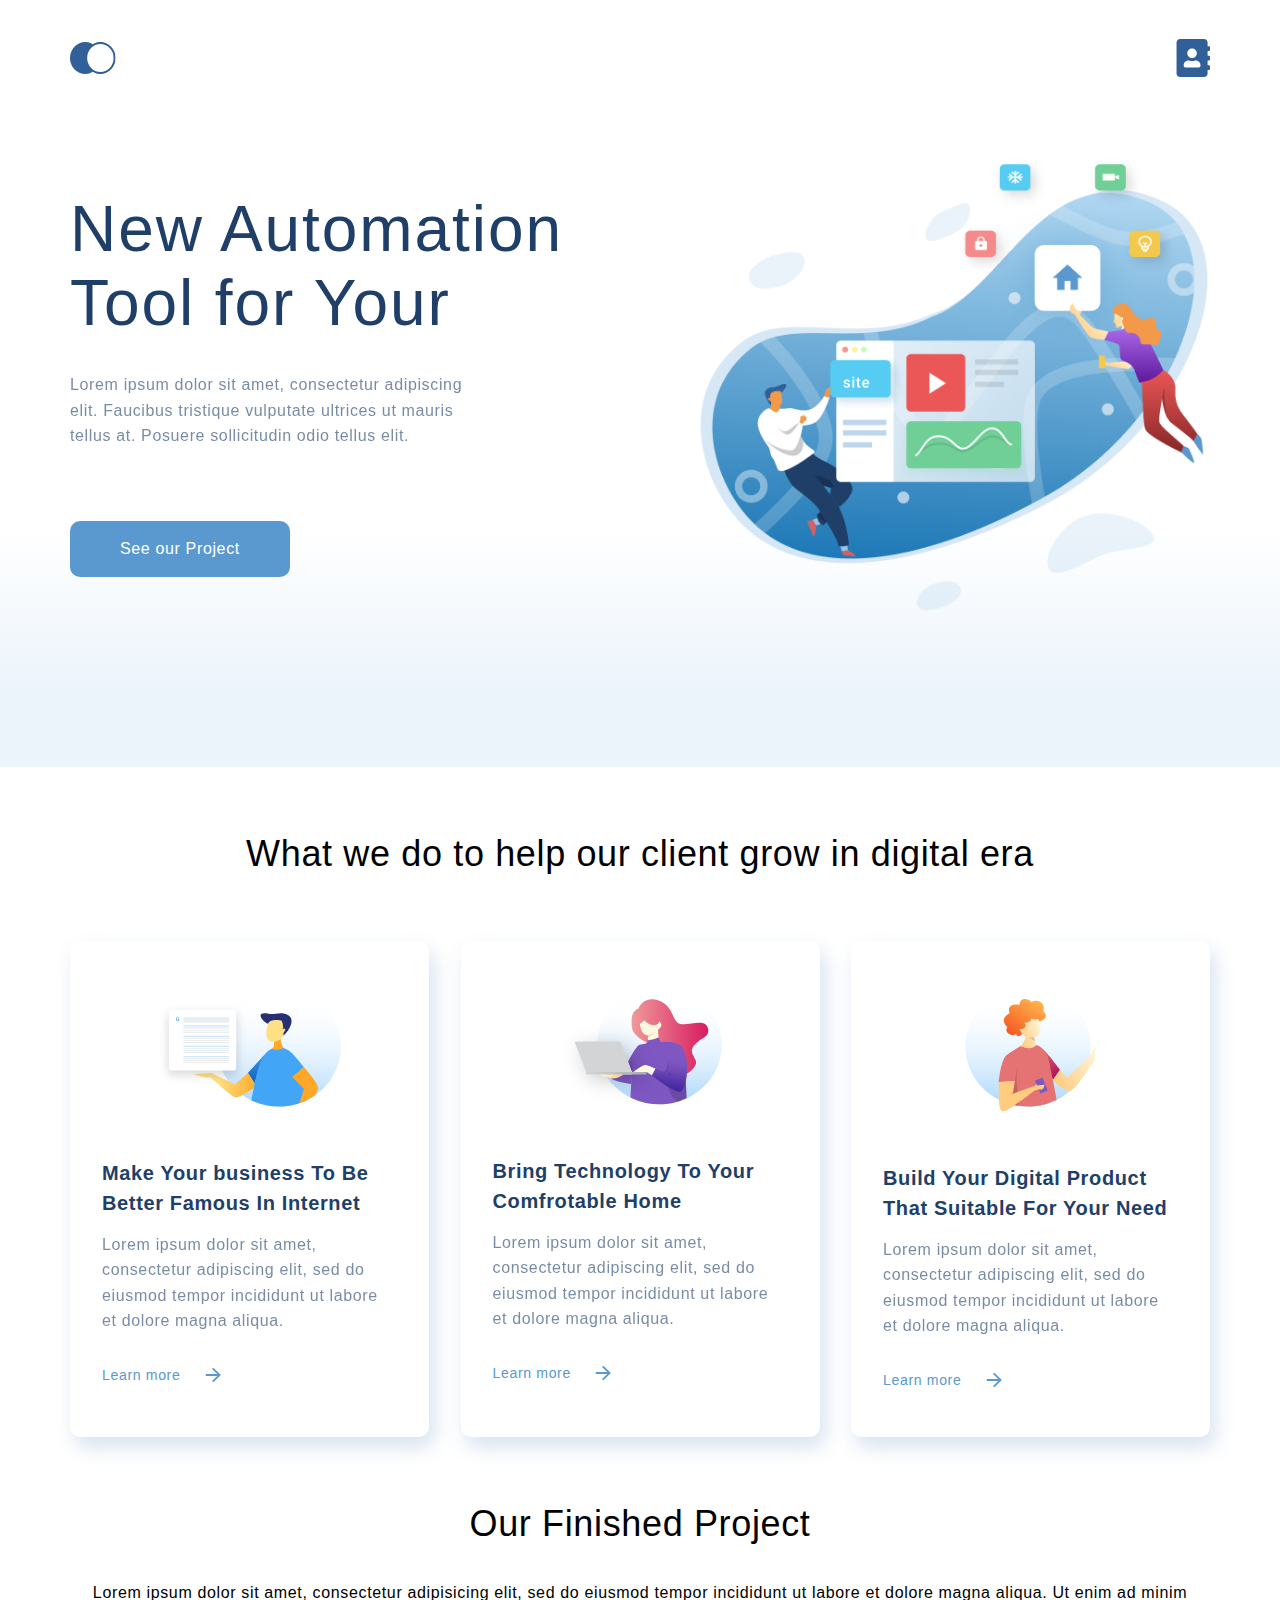
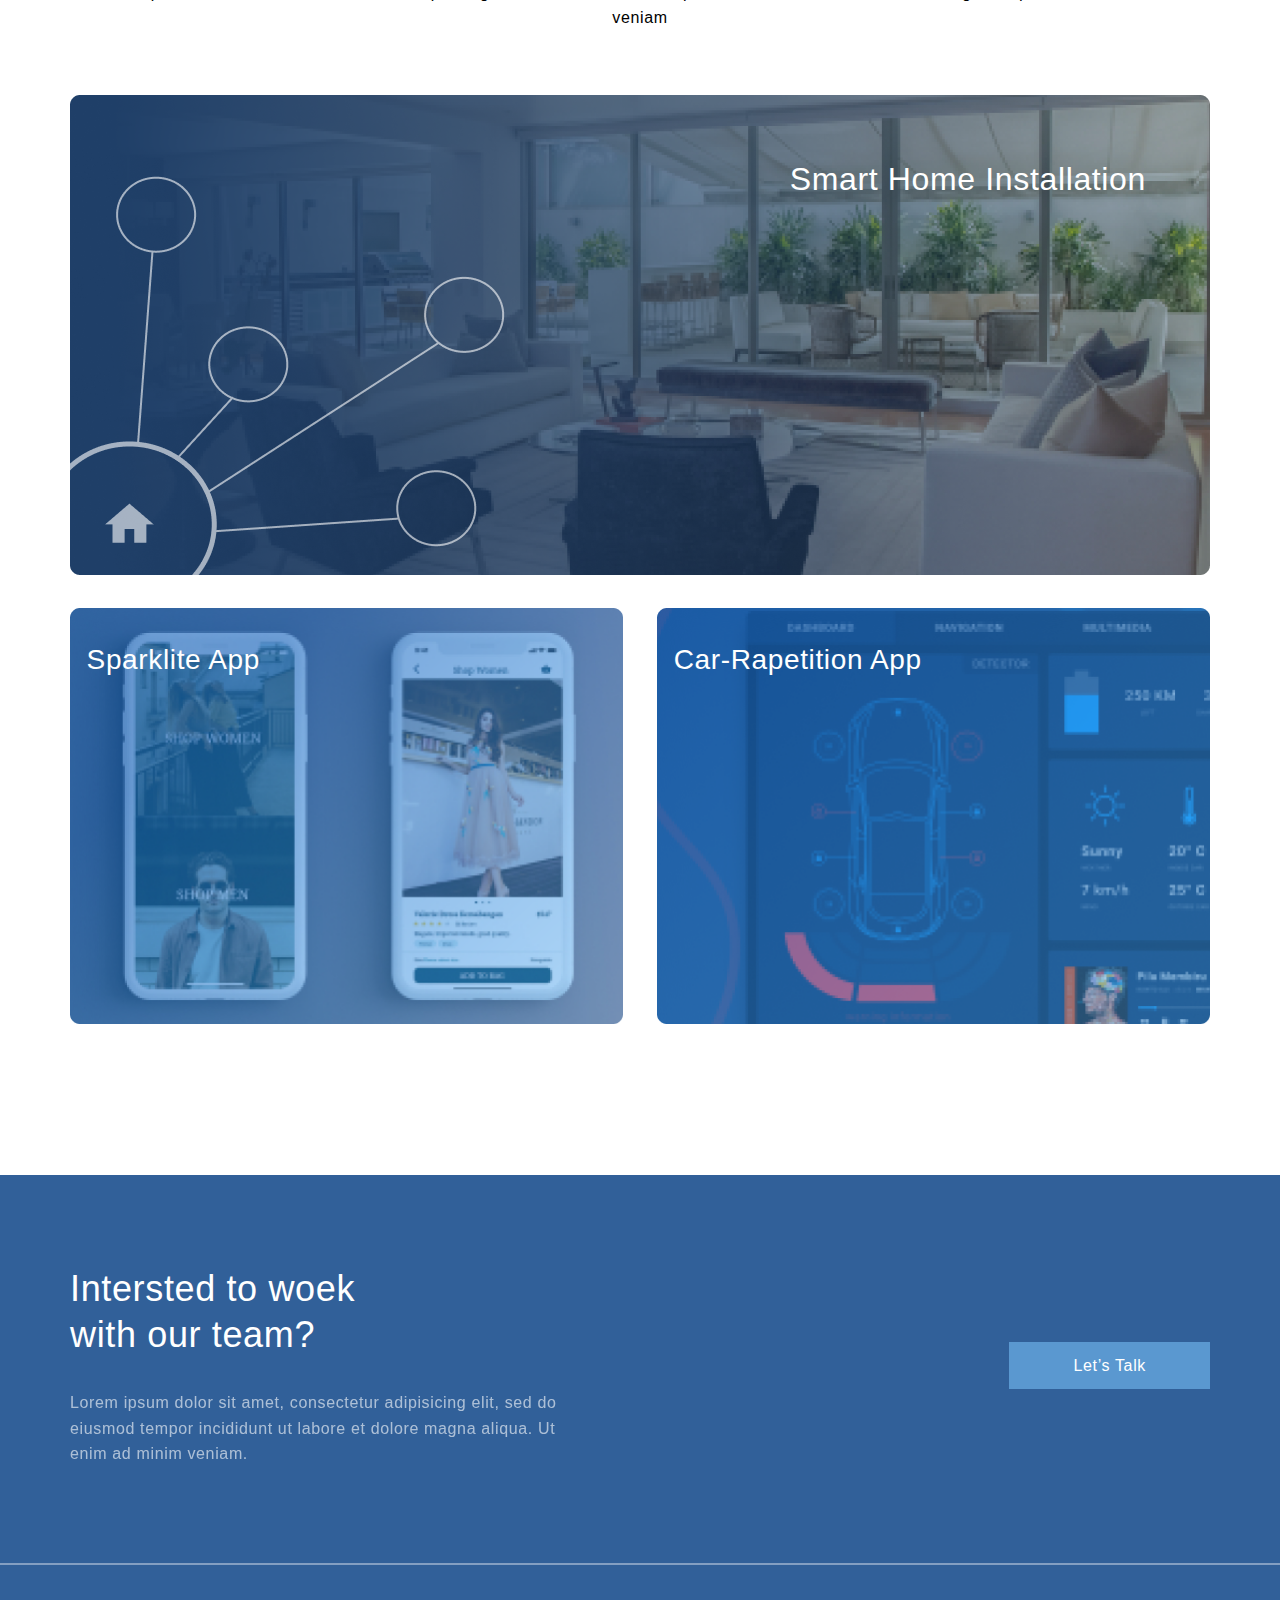
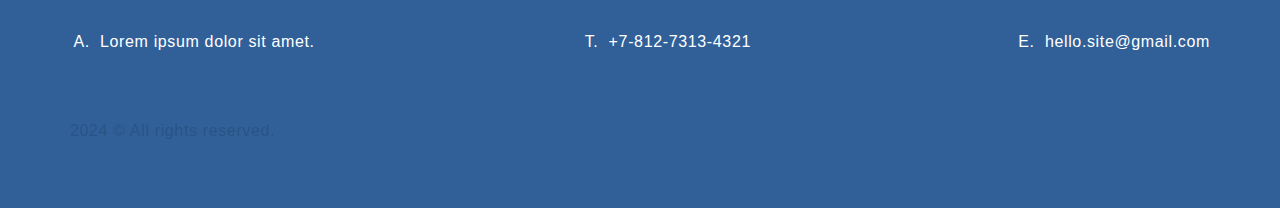
<file: index.html>
<!DOCTYPE html>
<html lang="en">

<head>
    <meta charset="UTF-8">
    <meta name="viewport" content="width=device-width, initial-scale=1.0">
    <link rel="stylesheet" href="css/index.css">
    <link rel="stylesheet" href="css/homePage.css">
    <title>Home Page</title>
</head>

<body>
    <header class="header header_background">
        <div class="container header__container_background">
            <nav class="navigation">
                <ul class="navigation__list">
                    <li><a href="#"><img src="img/home_page_vector.svg" alt="Home"></a></li>
                    <li><a href="contacts.html"><img src="img/contact_us_page_vector.svg" alt="Contacts"></a></li>
                </ul>
            </nav>
            <div class="info">
                <h1 class="info__heading heading-1">New Automation Tool for Your</h1>
                <p class="info__text text">Lorem ipsum dolor sit amet, consectetur adipiscing elit. Faucibus
                    tristique vulputate ultrices ut mauris tellus at. Posuere sollicitudin odio tellus elit.
                </p>
                <a href="#" class="info__link text">See our Project</a>
            </div>
        </div>
    </header>
    <main class="homePageMainContent">
        <div class="container homePageMainContent__container">
            <section class="whatWeDo homePageMainContent__whatWeDo">
                <h3 class="whatWeDo__heading heading-3">What we do to help our client grow in digital era</h3>
                <div class="whatWeDo__wrapper">
                    <section class="service">
                        <img src="img/1.svg" alt="Image" class="service__img">
                        <h4 class="service__heading heading-4">Make Your business To Be
                            Better Famous In Internet</h4>
                        <p class="service__text text">Lorem ipsum dolor sit amet, consectetur adipiscing elit, sed do
                            eiusmod tempor incididunt ut labore et dolore magna aliqua.
                        </p>
                        <a href="#" class="service__link text_small"><span class="">Learn more</span>
                            <svg class="service__link__arrow" width="16" height="16" viewBox="0 0 16 16" fill="none"
                                xmlns="http://www.w3.org/2000/svg">
                                <path
                                    d="M8.33695 0.658203L7.00487 1.94771L12.2765 7.05999H0.779053V8.88908H12.2765L7.00487 14.0014L8.33695 15.2909L15.8948 7.97453L8.33695 0.658203Z"
                                    fill="#5A98D0" />
                            </svg>
                        </a>
                    </section>
                    <section class="service">
                        <img src="img/2.svg" alt="Image" class="service__img">
                        <h4 class="service__heading heading-4">Bring Technology To Your
                            Comfrotable Home</h4>
                        <p class="service__text text">Lorem ipsum dolor sit amet, consectetur adipiscing elit, sed do
                            eiusmod tempor incididunt ut labore et dolore magna aliqua.
                        </p>
                        <a href="#" class="service__link text_small"><span class="">Learn more</span>
                            <svg class="service__link__arrow" width="16" height="16" viewBox="0 0 16 16" fill="none"
                                xmlns="http://www.w3.org/2000/svg">
                                <path
                                    d="M8.33695 0.658203L7.00487 1.94771L12.2765 7.05999H0.779053V8.88908H12.2765L7.00487 14.0014L8.33695 15.2909L15.8948 7.97453L8.33695 0.658203Z"
                                    fill="#5A98D0" />
                            </svg>
                        </a>
                    </section>
                    <section class="service">
                        <img src="img/3.svg" alt="Image" class="service__img">
                        <h4 class="service__heading heading-4">Build Your Digital Product
                            That Suitable For Your Need</h4>
                        <p class="service__text text">Lorem ipsum dolor sit amet, consectetur adipiscing elit, sed do
                            eiusmod tempor incididunt ut labore et dolore magna aliqua.
                        </p>
                        <a href="#" class="service__link text_small"><span class="">Learn more</span>
                            <svg class="service__link__arrow" width="16" height="16" viewBox="0 0 16 16" fill="none"
                                xmlns="http://www.w3.org/2000/svg">
                                <path
                                    d="M8.33695 0.658203L7.00487 1.94771L12.2765 7.05999H0.779053V8.88908H12.2765L7.00487 14.0014L8.33695 15.2909L15.8948 7.97453L8.33695 0.658203Z"
                                    fill="#5A98D0" />
                            </svg>
                        </a>
                    </section>
                </div>
            </section>
            <section class="finishedProject homePageMainContent__finishedProject">
                <h3 class="finishedProject__heading heading-3">Our Finished Project</h3>
                <p class="finishedProject__text text">Lorem ipsum dolor sit amet, consectetur adipisicing elit, sed do
                    eiusmod tempor incididunt ut labore et dolore magna aliqua. Ut enim ad minim veniam</p>
                <div class="finishedProject__wrapper">
                    <a href="#" class="finishedProject__link finishedProject__link_widthByContainer">
                        <img src="img/Smart-Home-Inst.png" alt="Image" class="finishedProject__link__img">
                        <span class="finishedProject__link__text_fixedPosition">Smart Home
                            Installation</span>
                    </a>

                    <a href="#" class="finishedProject__link">
                        <img src="img/Sparklite-App.png" alt="Image" class="finishedProject__link__img">
                        <span class="finishedProject__link__text_densePosition">Sparklite
                            App</span>
                    </a>

                    <a href="#" class="finishedProject__link">
                        <img src="img/Car-Rapetition-App.png" alt="Image" class="finishedProject__link__img">
                        <span class="finishedProject__link__text_densePosition">Car-Rapetition
                            App</span>
                    </a>
                </div>
            </section>
        </div>
    </main>
    <footer class="footer">
        <div class="container footer__topContainer">
            <section class="invitation footer__invitation">
                <div class="invitation__text_wrapper">
                    <h3 class="invitation__heading heading-3">Intersted to woek
                        with our team?</h3>
                    <p class="invitation__text text">Lorem ipsum dolor sit amet, consectetur adipisicing elit, sed do
                        eiusmod
                        tempor incididunt ut labore et dolore magna aliqua. Ut enim ad minim veniam.</p>
                </div>
                <div class="invitation__link_wrapper"> <a href="#" class="invitation__link text">Let’s Talk</a>
                </div>
            </section>
        </div>
        <hr class="footer__hr">
        <div class="container footer__bottomContainer">
            <div class="contacts footer__contacts">
                <address>
                    <ul class="footer__contacts__list text">
                        <li>
                            <p>Lorem ipsum dolor sit amet.</p>
                        </li>
                        <li><a href="tel:+79999999999" class="footer__contacts__list__link text">+7-812-7313-4321</a>
                        </li>
                        <li><a href="mailto:hello.site@gmail.com"
                                class="footer__contacts__list__link text">hello.site@gmail.com</a>
                        </li>
                    </ul>
                </address>
                <div>
                    <p class="contacts__rights text">2024 &copy; All rights reserved.</p>
                </div>
            </div>
        </div>
    </footer>
</body>

</html>
</file>
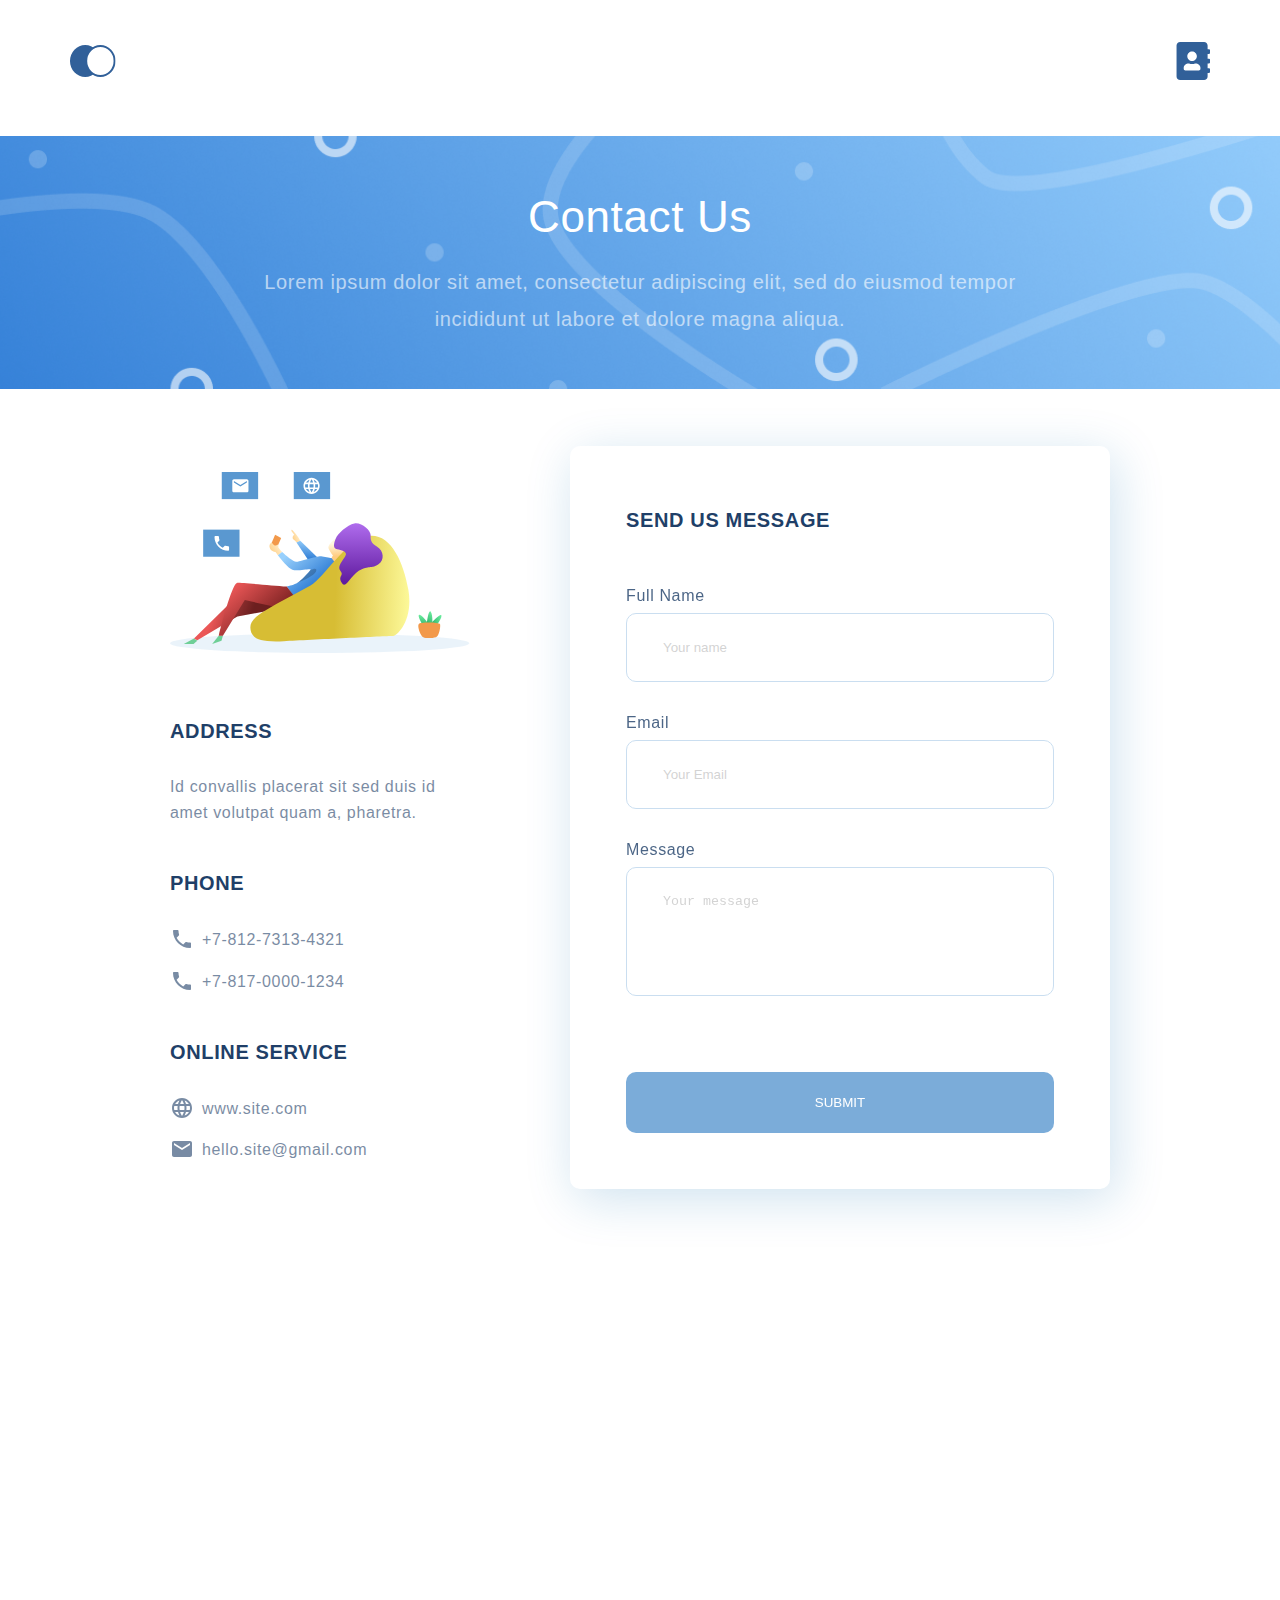
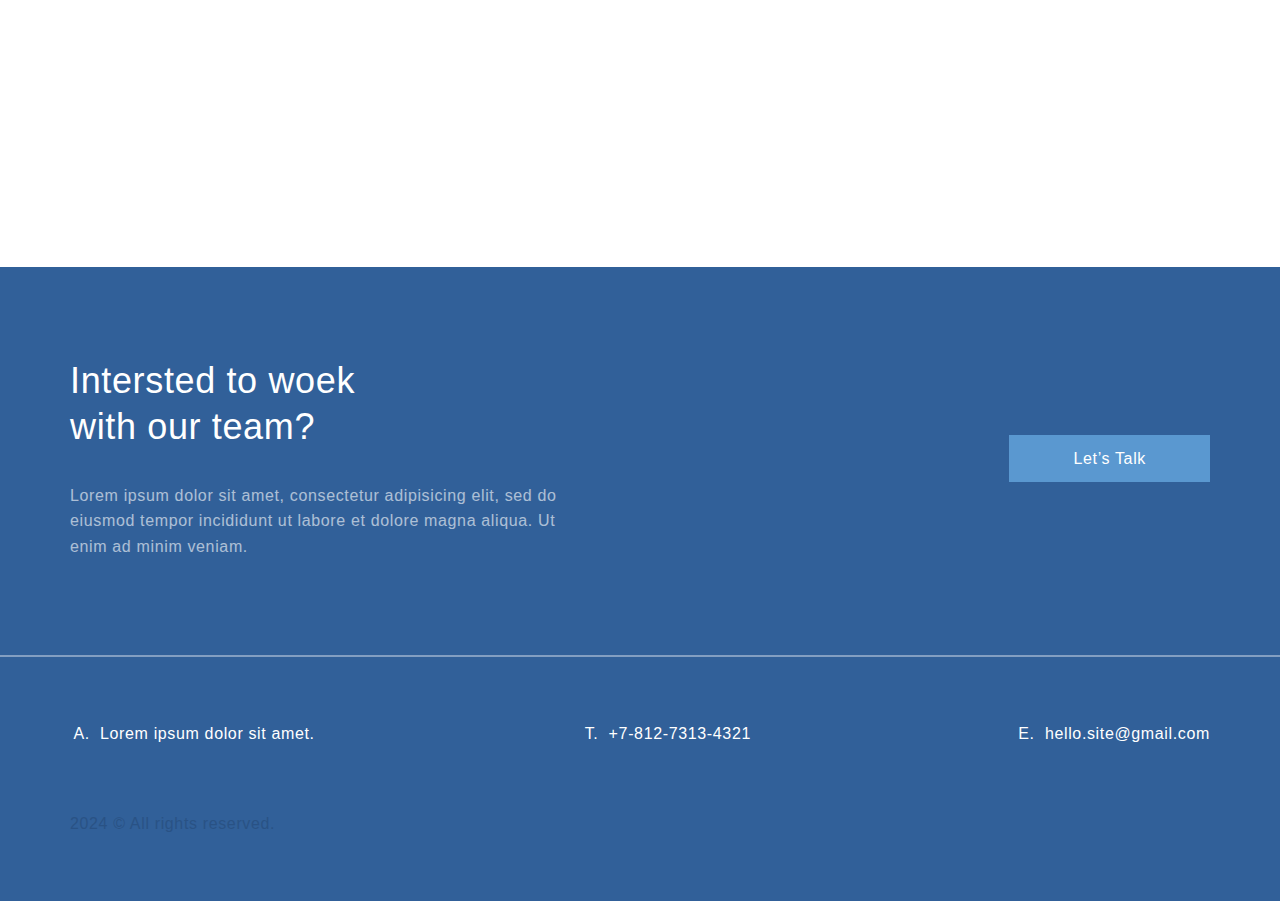
<file: contacts.html>
<!DOCTYPE html>
<html lang="en">

<head>
    <meta charset="UTF-8">
    <meta name="viewport" content="width=device-width, initial-scale=1.0">
    <link rel="stylesheet" href="css/index.css">
    <link rel="stylesheet" href="css/contactsPage.css">
    <title>Contacts</title>
</head>

<body>
    <header class="header">
        <div class="container">
            <nav class="navigation">
                <ul class="navigation__list">
                    <li><a href="index.html"><img src="img/home_page_vector.svg" alt="Home"></a></li>
                    <li><a href="#"><img src="img/contact_us_page_vector.svg" alt="Contacts"></a></li>
                </ul>
            </nav>
        </div>
    </header>
    <main class="contactsMainContent">
        <div class="contactsMainContent__wrapperHeader">
            <div class="container">
                <header class="contactsMainContent__header">
                    <h2 class="introduction__heading heading-2">Contact Us</h2>
                    <p class="contactsMainContent__header__text text">Lorem ipsum dolor sit amet, consectetur adipiscing
                        elit, sed do eiusmod tempor
                        incididunt ut labore et dolore magna aliqua.</p>
                </header>
            </div>
        </div>

        <div class="contactsMainContent__container">
            <div class="wrapperForInfo">
                <div class="info">
                    <img src="img/contsacts-girl-on-pouf.svg" alt="image" class="info__img">
                    <section class="info__section">
                        <h4 class="heading-4">Address</h4>
                        <p class="section__text text">Id convallis placerat sit sed duis id amet volutpat quam a,
                            pharetra.</p>
                    </section>
                    <section class="info__section">
                        <h4 class="heading-4">Phone</h4>
                        <address>
                            <ul class="section__list text">
                                <li class="link_phoneMarker"><a class="section__link"
                                        href="tel:+7-812-7313-4321">+7-812-7313-4321</a></li>
                                <li class="link_phoneMarker"><a class="section__link"
                                        href="tel:+7-817-0000-1234">+7-817-0000-1234</a></li>
                            </ul>
                        </address>
                    </section>
                    <section class="info__section">
                        <h4 class="heading-4">Online service</h4>
                        <address>
                            <ul class="section__list text">
                                <li class="link_globeMarker"><a class="section__link" href="#"
                                        target="_blank">www.site.com</a></li>
                                <li class="link_emailMarker"><a class="section__link"
                                        href="mailto:hello.site@gmail.com">hello.site@gmail.com</a>
                                </li>
                            </ul>
                        </address>
                    </section>
                </div>
                <section class="feedback">
                    <h4 class="feedback__heading heading-4">Send us message</h4>
                    <form action="#" class="feedback__form">
                        <label for="name">Full Name</label><br><input class="form__field form__field_mb" id="name"
                            type="text" placeholder="Your name" required><br><label for="email">Email</label><br>
                        <input class="form__field form__field_mb" id="email" type="email" placeholder="Your Email"
                            required><br><label for="message">Message</label><br><textarea class="form__field"
                            id="message" rows="5" placeholder="Your message" required></textarea><br><button
                            class="form__button" type="submit">Submit</button>
                    </form>
                </section>
            </div>
        </div>
        <div class="contactsMainContent__map">
            <script async
                src="https://api-maps.yandex.ru/services/constructor/1.0/js/?um=constructor%3Ad38571fd8317ef4e878cd0fd2761299e4797e40c2fc5621d3666b826936556d4&amp;width=500&amp;height=400&amp;lang=ru_RU&amp;scroll=true"></script>
        </div>
    </main>

    <footer class="footer">
        <div class="container footer__topContainer">
            <section class="invitation footer__invitation">
                <div class="invitation__text_wrapper">
                    <h3 class="invitation__heading heading-3">Intersted to woek
                        with our team?</h3>
                    <p class="invitation__text text">Lorem ipsum dolor sit amet, consectetur adipisicing elit, sed do
                        eiusmod
                        tempor incididunt ut labore et dolore magna aliqua. Ut enim ad minim veniam.</p>
                </div>
                <div class="invitation__link_wrapper"> <a href="#" class="invitation__link text">Let’s Talk</a>
                </div>
            </section>
        </div>
        <hr class="footer__hr">
        <div class="container footer__bottomContainer">
            <div class="contacts footer__contacts">
                <address>
                    <ul class="footer__contacts__list text">
                        <li>
                            <p>Lorem ipsum dolor sit amet.</p>
                        </li>
                        <li><a href="tel:+79999999999" class="footer__contacts__list__link text">+7-812-7313-4321</a>
                        </li>
                        <li><a href="mailto:hello.site@gmail.com"
                                class="footer__contacts__list__link text">hello.site@gmail.com</a>
                        </li>
                    </ul>
                </address>
                <div>
                    <p class="contacts__rights text">2024 &copy; All rights reserved.</p>
                </div>
            </div>
        </div>
    </footer>
</body>

</html>
</file>
<file: css/index.css>
* {
  margin: 0;
  padding: 0;
  border: 0;
  outline: 0;
  text-decoration: none;
}

/* Variables */
:root {
  --color-white: #ffffff;
  --color-black: #000000;
  --color-blue: #1f3f68;
  --color-light-blue: rgba(90, 152, 208, 1);
  --footer-bg-color: rgba(49, 96, 153, 1);
}

body {
  font-family: Roboto, sans-serif;
  font-size: 16px;
  font-weight: 400;
  letter-spacing: 0.04em;
}

address {
  font-style: normal;
}

.heading-1 {
  font-size: 4em;
  font-weight: 300;
  line-height: 1.15;
}

.heading-2 {
  font-size: 2.75em;
  font-weight: 500;
  line-height: 1.4em;
}

.heading-3 {
  font-size: 2.25em;
  font-weight: 300;
  line-height: 1.28em;
}

.heading-4 {
  font-size: 1.25em;
  line-height: 1.5em;
}

.container {
  max-width: 1140px;
  margin: 0 auto;
}

.text {
  font-size: 1em;
  font-weight: 400;
  line-height: 1.6em;
  color: var(--color-blue);
  opacity: 60%;
}

.text_small {
  font-size: 0.88em;
  line-height: 1.88em;
}

/* Header styles */
.navigation__list {
  display: flex;
  justify-content: space-between;
  align-items: center;
  list-style-type: none;
}

/* Footer styles */
.footer {
  background-color: var(--footer-bg-color);
}

.footer__topContainer {
  padding: 91px 0 96px;
}

.footer__bottomContainer {
  padding: 64px 0;
}

.footer__invitation {
  display: flex;
  justify-content: space-between;
}

.invitation__link_wrapper {
  align-self: center;
}

.invitation__link {
  opacity: 1;
  color: var(--color-white);
  background-color: var(--color-light-blue);
  padding: clamp(7px, 2vw, 15px) clamp(18px, 5vw, 80px);
}

.invitation__text_wrapper {
  width: 495px;
}

.invitation__heading {
  width: 340px;
  font-weight: 400;
  color: #fff;
}

.invitation__text {
  margin-top: 32px;
  color: var(--color-white);
}

.footer__hr {
  height: 2px;
  width: 100%;
  background-color: var(--color-white);
  opacity: 0.4;
}

.footer__contacts__list {
  display: flex;
  justify-content: space-between;
  color: var(--color-white);
  opacity: 1;
  list-style: custom-markers;
  padding-left: 30px; /* Костыль. Связан с list-style-position: inside; */
}

/* Кастомные маркеры списка. Рабочие, но способ не везде поддерживается  */
@counter-style custom-markers {
  system: symbolic;
  symbols: A T E;
  suffix: ".  ";
}

.footer__contacts__list__link {
  color: var(--color-white);
  opacity: 1;
}

.contacts__rights {
  margin-top: 64px;
  opacity: 40%;
}

/* Media queries */
@media (max-width: 1140px) {
  .container {
    padding-left: 32px;
    padding-right: 32px;
  }

  .footer__topContainer {
    padding-top: 47px;
    padding-bottom: 64px;
    padding-left: 16vw;
    padding-right: 16vw;
  }

  .invitation__text_wrapper {
    width: 50%;
  }

  .footer__bottomContainer {
    padding-left: 16vw;
    padding-right: 16vw;
  }

  .footer__contacts__list {
    flex-direction: column;

    li:nth-of-type(n + 2) {
      margin-top: clamp(17px, 3vw, 25px);
    }
  }
}

@media (max-width: 768px) {
  .heading-1 {
    font-size: 2em;
  }

  .heading-2 {
    font-size: 1.5em;
    line-height: 1.76em;
  }

  .heading-3 {
    font-size: 1.5em;
    line-height: 1.76em;
  }

  .container {
    padding-left: 16px;
    padding-right: 16px;
  }

  .footer__topContainer {
    padding: 18px 16px 40px;
  }

  .footer__invitation {
    flex-direction: column;

    .invitation__text_wrapper {
      width: inherit;
      text-align: center;

      .invitation__heading {
        width: inherit;
      }
    }

    .invitation__link_wrapper {
      margin-top: 40px;
    }
  }

  .contacts__rights {
    margin-top: 32px;
    text-align: center;
  }
}
</file>
<file: css/homePage.css>
/* Header styles */
.header_background {
  background: linear-gradient(
    0deg,
    #ebf3fb 8.84%,
    rgba(152, 195, 232, 0) 31.12%
  );
}

.header__container_background {
  padding-top: clamp(16px, 4vw, 34px);
  padding-bottom: 190px;
  background: url("../img/illustration.png") no-repeat right center;
  background-size: 45%;
}

.info {
  margin-top: 107px;
}

.info__heading {
  width: 504px;
  letter-spacing: 0.03em;
  color: var(--color-blue);
}

.info__text {
  margin: 32px 0 72px;
  width: 425px;
}

.info__link {
  opacity: 1;
  color: var(--color-white);
  background-color: var(--color-light-blue);
  display: inline-block;
  padding: 15px 50px;
  border-radius: 10px;
}

/* Page styles */
.homePageMainContent__container {
  padding-top: 64px;
  padding-bottom: 112px;
}

.whatWeDo__heading {
  color: var(--color-black);
  text-align: center;
}

.whatWeDo__wrapper {
  margin-top: 64px;
  display: flex;
  justify-content: space-between;
}

.service {
  max-width: 359px;
  /* width: 31.5%; */
  padding: 44px 32px;
  box-sizing: border-box;
  border-radius: 10px;
  box-shadow: 5px 10px 20px rgba(53, 110, 173, 0.2);
  background: var(--color-white);
  display: flex;
  flex-direction: column;
}

.service__img {
  align-self: center;
}

.service__heading {
  margin-top: 51px;
  color: var(--color-blue);
}

.service__text {
  margin-top: 14px;
  color: var(--color-blue);
}

.service__link {
  margin-top: 28px;
  color: var(--color-light-blue);
}

.service__link__arrow {
  vertical-align: text-bottom;
  padding-left: 20px;
}

.homePageMainContent__finishedProject {
  margin-top: 64px;
  text-align: center;
}

.finishedProject__text {
  margin: 32px 0 64px;
  color: var(--color-black);
  opacity: 1;
}

.finishedProject__wrapper {
  display: grid;
  grid-template-rows: 1fr 1fr;
  grid-template-columns: 1fr 1fr;
  grid-gap: 3%;
}

.finishedProject__link {
  position: relative;
  height: fit-content;
  width: fit-content;
}

.finishedProject__link_widthByContainer {
  grid-column: 1 /3;
}

.finishedProject__link__img {
  width: 100%;
}

.finishedProject__link__text_fixedPosition {
  position: absolute;
  top: 64px;
  right: 64px;
  font-size: 2em;
  line-height: 1.3em;
  color: var(--color-white);
}

.finishedProject__link__text_densePosition {
  position: absolute;
  top: 3%;
  left: 3%;
  font-size: 1.75em;
  line-height: 2.88em;
  color: var(--color-white);
}

/* Media queries */
@media (max-width: 1140px) {
  .homePageMainContent__container {
    padding-bottom: 109px;
  }

  .whatWeDo__wrapper {
    flex-direction: column;
    align-items: center;
    margin-top: 32px;
  }

  .service {
    margin-top: 32px;
    padding: 42px 30px;
  }

  .service__heading {
    margin-top: 46px;
  }

  .homePageMainContent__finishedProject {
    margin-top: 127px;
  }

  .finishedProject__link__text_densePosition {
    top: clamp(16px, 3vw, 20px);
    left: clamp(16px, 3vw, 20px);
  }
}

@media (max-width: 768px) {
  .header__container_background {
    padding-bottom: 40px;
    background: none;
  }

  .info {
    margin-top: 28px;
    display: flex;
    flex-direction: column;
    align-items: center;
  }

  .info__heading {
    width: auto;
    text-align: center;
  }

  .info__text {
    margin: 12px 0 32px;
    width: auto;
    text-align: center;
  }

  .info__link {
    font-size: 0.75em;
    padding: 4px 9px;
  }

  .homePageMainContent__container {
    padding-top: 48px;
    padding-bottom: 64px;
  }

  .whatWeDo__wrapper {
    margin-top: 0;
  }

  .service {
    padding-bottom: 22px;
  }

  .service__link {
    margin-top: 45px;
  }

  .homePageMainContent__finishedProject {
    margin-top: 64px;
  }

  .finishedProject__wrapper {
    display: flex;
    flex-direction: column;
    align-items: center;

    .finishedProject__link {
      width: 100%;
    }

    .finishedProject__link:nth-of-type(n + 2) {
      margin-top: 3vw;
    }
  }

  .finishedProject__link__text_fixedPosition,
  .finishedProject__link__text_densePosition {
    font-size: clamp(1em, 3vw, 1.75em);
    line-height: 1.3em;
  }

  .finishedProject__link__text_fixedPosition {
    top: clamp(16px, 3vw, 64px);
    right: clamp(16px, 3vw, 64px);
  }
}
</file>
<file: css/contactsPage.css>
.navigation {
  margin: 37px auto 47px;
}

.contactsMainContent__wrapperHeader {
  padding: 50px 0;
  background-image: url("../img/contacts-header-bg.png");
  background-position: center;
  background-repeat: no-repeat;
  background-size: cover;
}

.contactsMainContent__header {
  width: 68%;
  margin: 0 auto;
  text-align: center;
  color: var(--color-white);
}

.contactsMainContent__header__text {
  color: var(--color-white);
  font-size: 1.25em;
  line-height: 1.88em;
  margin-top: 16px;
}

.contactsMainContent__container {
  max-width: 940px;
  margin: auto auto;
}

.wrapperForInfo {
  width: 100%;
  display: flex;
  justify-content: space-between;
  align-items: center;
  margin-top: 57px;
}

.info {
  color: var(--color-blue);
  font-weight: 300;
}

.info__img {
  width: 300px;
}

.info .heading-4,
.feedback .heading-4 {
  color: var(--color-blue);
  font-weight: bold;
  line-height: 1.88em;
  text-transform: uppercase;
}

.info__section {
  width: 300px;
  margin-top: 40px;
}

.info .info__section:first-of-type {
  margin-top: 56px;
}

.section__text {
  margin-top: 24px;
}

.section__list {
  margin-top: 24px;
  list-style: none inside;
}

.section__list li:nth-of-type(n + 2) {
  margin-top: 16px;
}

.link_phoneMarker {
  background: url("../img/phone-marker.svg") no-repeat 0 0;
  padding-left: 32px;
}

.link_globeMarker {
  background: url("../img/globe-marker.svg") no-repeat 0 0;
  padding-left: 32px;
}

.link_emailMarker {
  background: url("../img/email-marker.svg") no-repeat 0 0;
  padding-left: 32px;
}

.section__link {
  color: var(--color-blue);
}

.feedback {
  width: 540px;
  padding: 56px;
  box-sizing: border-box;
  border-radius: 10px;
  box-shadow: 5px 10px 50px rgb(16 112 177 / 20%);
}

.feedback__heading {
  margin-bottom: 48px;
}

.feedback__form {
  width: 100%;
  color: var(--color-blue);
  font-weight: 400;
  opacity: 80%;
}

.form__field {
  font-weight: 300;
  opacity: 40%;
  width: 100%;
  box-sizing: border-box;
  border: 1px solid var(--color-light-blue);
  border-radius: 10px;
  margin-top: 8px;
  padding: 26px 36px;
  resize: none;
  cursor: pointer;
}

.form__field_mb {
  margin-bottom: 32px;
}

.form__button {
  font-weight: 500;
  text-transform: uppercase;
  color: var(--color-white);
  width: 100%;
  box-sizing: border-box;
  margin-top: 72px;
  padding: 23px 0;
  border-radius: 10px;
  background-color: var(--color-light-blue);
  cursor: pointer;
}

.contactsMainContent__map {
  max-width: 940px;
  aspect-ratio: 2 / 1;
  margin: 96px auto 112px;
}

.contactsMainContent__map iframe {
  height: 100%;
  width: 100%;
}

@media (max-width: 1140px) {
  .navigation {
    margin: 10px auto 41px;
  }

  .wrapperForInfo {
    margin-top: clamp(46px, 8.2vw, 64px);
    flex-direction: column;
  }

  .info {
    display: flex;
    flex-direction: column;
    margin-bottom: 64px;
  }

  .info__section {
    margin-top: clamp(32px, 8vw, 40px);
  }

  .info__section:first-of-type {
    margin-top: 64px;
  }

  .feedback {
    width: 520px;
    padding: 54px;
  }
}

@media (max-width: 768px) {
  .navigation {
    margin: 10px auto 25px;
  }

  .contactsMainContent__wrapperHeader {
    padding: 48px 0 61px;
  }

  .contactsMainContent__container {
    margin: auto 16px;
  }

  .contactsMainContent__header__text {
    font-size: 1em;
  }

  .info {
    margin-bottom: 32px;
  }

  .feedback {
    width: 100%;
    padding: 36px;
  }

  .feedback__heading {
    margin-bottom: 32px;
    font-size: 1em;
  }

  .feedback__form {
    font-size: 0.875em;
  }

  .form__field {
    margin-top: 5px;
  }

  .form__field_mb {
    margin-bottom: 21px;
    padding: 13px 22px;
  }

  .form__button {
    margin-top: 46px;
  }

  .contactsMainContent__map {
    margin: clamp(32px, 8.2vw, 64px) auto clamp(32px, 8.2vw, 64px);
  }
}
</file>
